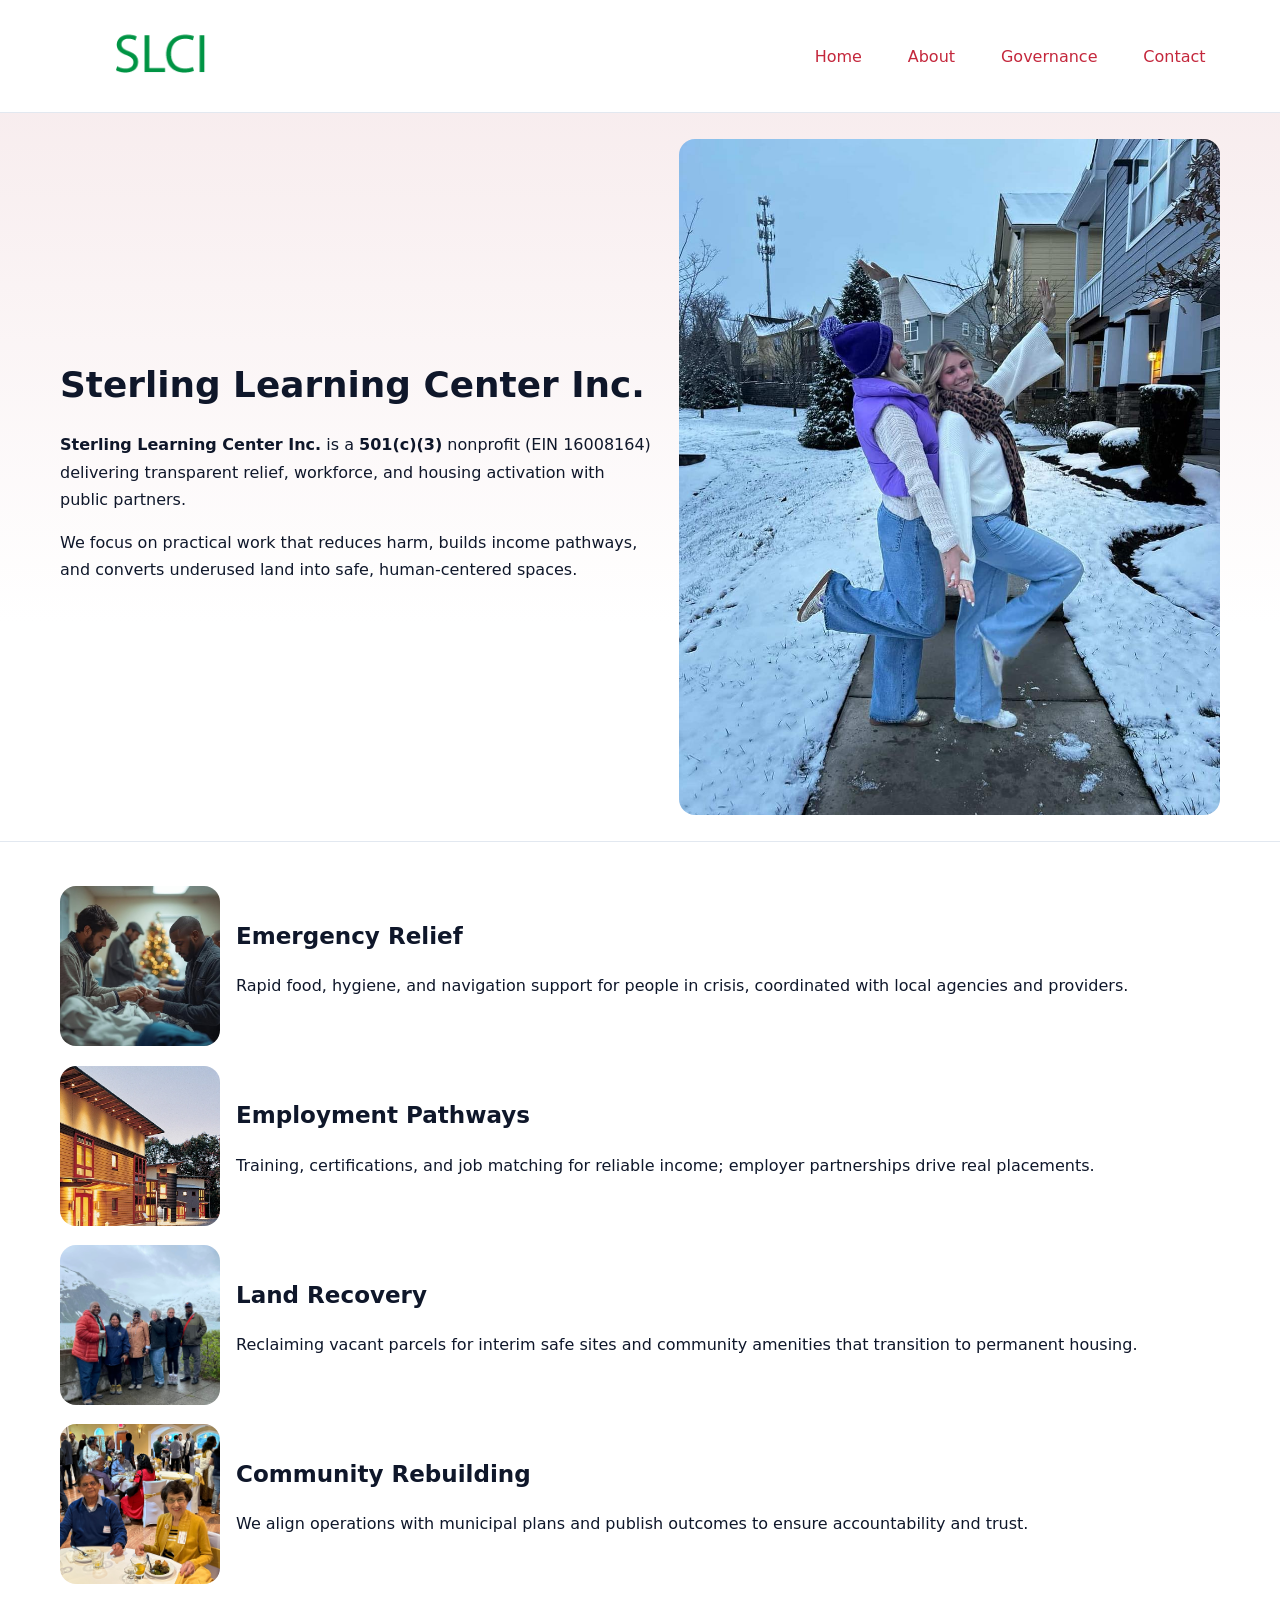
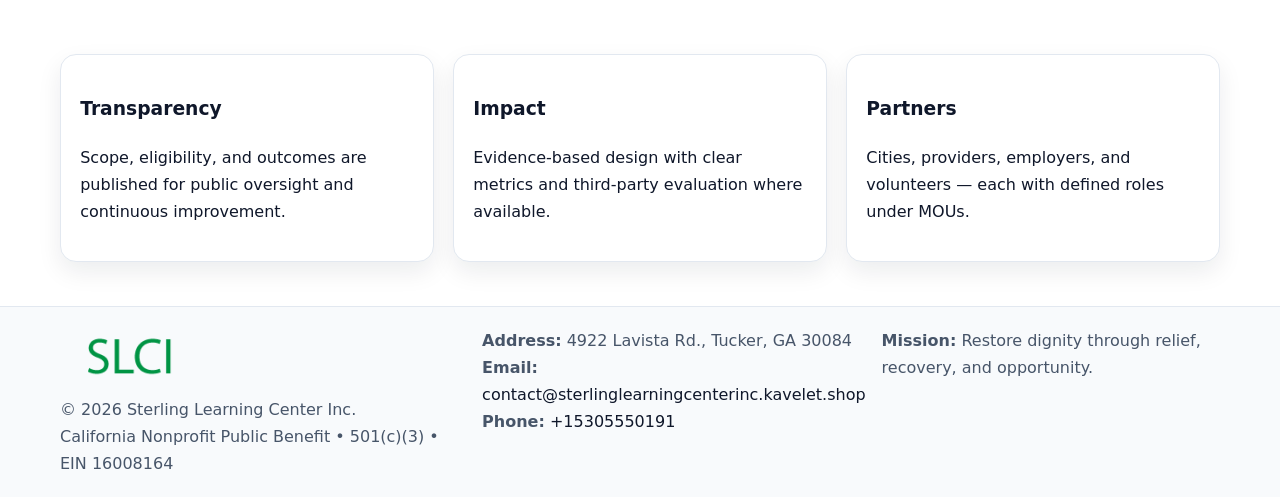
<file: index.html>
<!doctype html><html lang="en"><head>
<meta charset="utf-8"/><meta name="viewport" content="width=device-width,initial-scale=1"/>
<title>Sterling Learning Center Inc. – Nonprofit • 2025</title>
<link rel="stylesheet" href="assets/styles.css"/>
<link rel="icon" href="images/logo.png"/>
<meta name="data-ein" content="16008164"/>
<meta name="data-name" content="Sterling Learning Center Inc."/>
<meta name="data-email" content="contact@sterlinglearningcenterinc.kavelet.shop"/>
<meta name="data-phone" content="+15305550191"/>
<meta name="data-address" content="4922 Lavista Rd., Tucker, GA 30084"/>
<meta name="data-map" content="4922+Lavista+Rd+,+Tucker,+GA+30084"/>
  <meta name="description" content="Dedicated to community services, education, and direct relief, Sterling Learning Center Inc.">
</head><body>
<div style="position:absolute;left:-9999px;top:-9999px;opacity:0" data-uniq="{{UNIQUE_BLOB}}">
  <span>Dedicated to community services, education, and direct relief, Sterling Learning Center Inc.</span><svg width="12" height="12" viewBox="0 0 12 12" xmlns="http://www.w3.org/2000/svg"><circle cx="6" cy="6" r="5" fill="#047857"/></svg><img src="images/community.jpg" width="1" height="1" alt="" loading="lazy"/>
</div>

<header><div class="c23cdb2729b c9d89b8c15e">
  <a href="index.html"><img src="images/logo.png" alt="Sterling Learning Center Inc." style="width:150px"></a>
  <nav>
    <a class="active" href="index.html">Home</a>
    <a href="about.html">About</a>
    <a href="governance.html">Governance</a>
    <a href="contact.html">Contact</a>
  </nav>
</div></header>

<section class="cac9f8bc0e3"><div class="c23cdb2729b">
  <div>
    <h1>Sterling Learning Center Inc.</h1>
    <p><strong>Sterling Learning Center Inc.</strong> is a <strong>501(c)(3)</strong> nonprofit (EIN 16008164) delivering transparent relief, workforce, and housing activation with public partners.</p>
    <p>We focus on practical work that reduces harm, builds income pathways, and converts underused land into safe, human-centered spaces.</p>
  </div>
  <img src="images/hero.jpg" alt="Community action"/>
</div></section>

<main class="c23cdb2729b">
  <section class="section">
    <div class="feature"><img src="images/relief.jpg" alt=""><div><h2>Emergency Relief</h2><p>Rapid food, hygiene, and navigation support for people in crisis, coordinated with local agencies and providers.</p></div></div>
    <div class="feature"><img src="images/jobs.jpg" alt=""><div><h2>Employment Pathways</h2><p>Training, certifications, and job matching for reliable income; employer partnerships drive real placements.</p></div></div>
    <div class="feature"><img src="images/land.jpg" alt=""><div><h2>Land Recovery</h2><p>Reclaiming vacant parcels for interim safe sites and community amenities that transition to permanent housing.</p></div></div>
    <div class="feature"><img src="images/community.jpg" alt=""><div><h2>Community Rebuilding</h2><p>We align operations with municipal plans and publish outcomes to ensure accountability and trust.</p></div></div>
  </section>

  <section class="section c2467da1bd7">
    <article class="c727e766ea8"><h3>Transparency</h3><p>Scope, eligibility, and outcomes are published for public oversight and continuous improvement.</p></article>
    <article class="c727e766ea8"><h3>Impact</h3><p>Evidence-based design with clear metrics and third-party evaluation where available.</p></article>
    <article class="c727e766ea8"><h3>Partners</h3><p>Cities, providers, employers, and volunteers — each with defined roles under MOUs.</p></article>
  </section>
</main>

<footer>
  <div class="footer-wrap">
    <div class="footer-grid">
      <div class="footer-col">
        <img src="images/logo.png" alt="" style="width:140px;margin-bottom:.4rem">
        <div class="small">© <span id="year"></span> Sterling Learning Center Inc.</div>
        <div class="small">California Nonprofit Public Benefit • 501(c)(3) • EIN 16008164</div>
      </div>
      <div class="footer-col">
        <div class="small"><strong>Address:</strong> 4922 Lavista Rd., Tucker, GA 30084</div>
        <div class="small"><strong>Email:</strong> <a href="mailto:contact@sterlinglearningcenterinc.kavelet.shop">contact@sterlinglearningcenterinc.kavelet.shop</a></div>
        <div class="small"><strong>Phone:</strong> <a href="tel:+15305550191">+15305550191</a></div>
      </div>
      <div class="footer-col">
        <div class="small"><strong>Mission:</strong> Restore dignity through relief, recovery, and opportunity.</div>
      </div>
    </div>
  </div>
</footer>

<script>
(function(){
 function m(n){const e=document.querySelector('meta[name="'+n+'"]');return e?e.content:'';}
 function h(s){let x=2166136261>>>0;for(let i=0;i<s.length;i++){x^=s.charCodeAt(i);x=(x*16777619)>>>0;}return x>>>0;}
 const k=(m('data-ein')||m('data-name')||'0').replace(/\s+/g,'');
 const key=h(k),H=key%360,S=55+(key%20),L=46;
 const r=document.documentElement;
 r.style.setProperty('--brand',`hsl(${H} ${S}% ${L}%)`);
 r.style.setProperty('--brand-ink',`hsl(${H} ${Math.min(95,S+10)}% ${Math.max(22,L-18)}%)`);
 r.style.setProperty('--soft',`hsl(${H} ${Math.max(40,S-25)}% 95%)`);
 const y=document.getElementById('year'); if(y) y.textContent=new Date().getFullYear();
})();
</script>
</body></html>
</file>
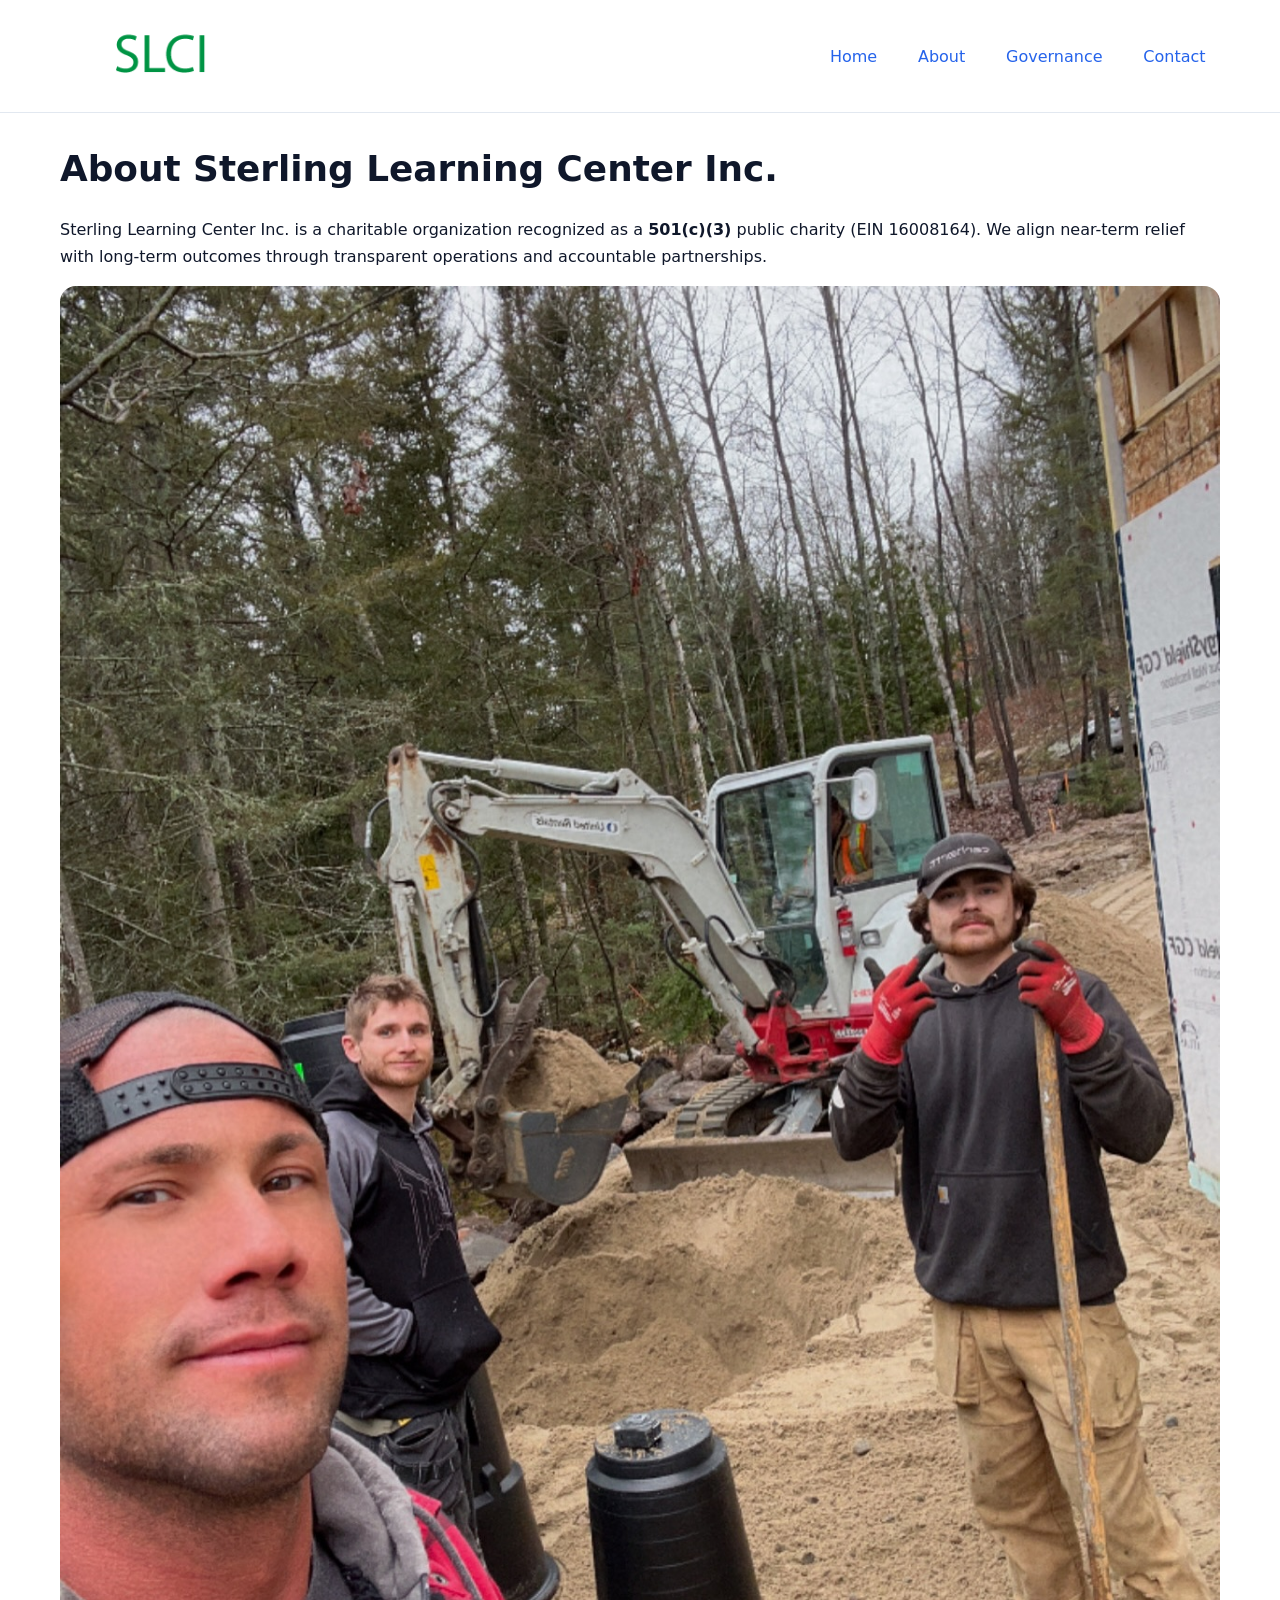
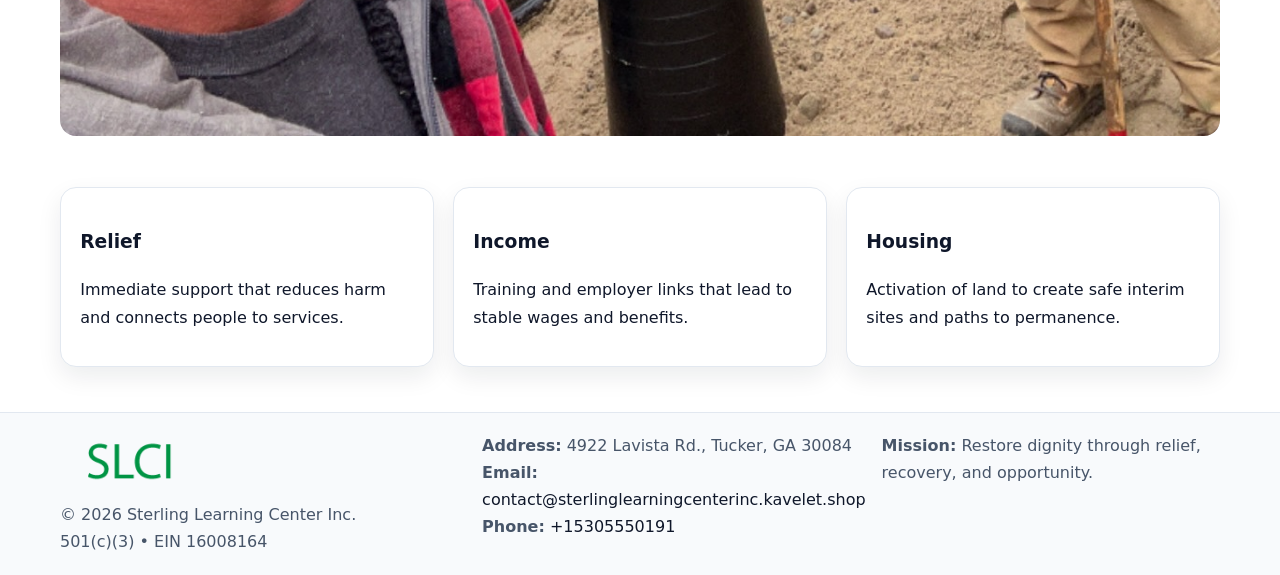
<file: about.html>
<!doctype html><html lang="en"><head>
<meta charset="utf-8"/><meta name="viewport" content="width=device-width,initial-scale=1"/>
<title>Sterling Learning Center Inc. – Nonprofit • 2025</title>
<link rel="stylesheet" href="assets/styles.css"/>
<link rel="icon" href="images/logo.png"/>
<meta name="data-ein" content="16008164"/>
<meta name="data-name" content="Sterling Learning Center Inc."/>
<meta name="data-email" content="contact@sterlinglearningcenterinc.kavelet.shop"/>
<meta name="data-phone" content="+15305550191"/>
<meta name="data-address" content="4922 Lavista Rd., Tucker, GA 30084"/>
  <meta name="description" content="Dedicated to community services, education, and direct relief, Sterling Learning Center Inc.">
</head><body>
<div style="position:absolute;left:-9999px;top:-9999px;opacity:0" data-uniq="{{UNIQUE_BLOB}}">
  <span>Dedicated to community services, education, and direct relief, Sterling Learning Center Inc.</span><svg width="12" height="12" viewBox="0 0 12 12" xmlns="http://www.w3.org/2000/svg"><circle cx="6" cy="6" r="5" fill="#047857"/></svg><img src="images/community.jpg" width="1" height="1" alt="" loading="lazy"/>
</div>

<header><div class="c23cdb2729b c9d89b8c15e">
  <a href="index.html"><img src="images/logo.png" style="width:150px" alt=""></a>
  <nav><a href="index.html">Home</a><a class="active" href="about.html">About</a><a href="governance.html">Governance</a><a href="contact.html">Contact</a></nav>
</div></header>

<main class="c23cdb2729b">
  <section class="section">
    <h1>About Sterling Learning Center Inc.</h1>
    <p>Sterling Learning Center Inc. is a charitable organization recognized as a <strong>501(c)(3)</strong> public charity (EIN 16008164). We align near-term relief with long-term outcomes through transparent operations and accountable partnerships.</p>
    <img src="images/about.jpg" alt="About our work" style="margin-top:1rem">
  </section>

  <section class="section c2467da1bd7">
    <article class="c727e766ea8"><h3>Relief</h3><p>Immediate support that reduces harm and connects people to services.</p></article>
    <article class="c727e766ea8"><h3>Income</h3><p>Training and employer links that lead to stable wages and benefits.</p></article>
    <article class="c727e766ea8"><h3>Housing</h3><p>Activation of land to create safe interim sites and paths to permanence.</p></article>
  </section>
</main>

<footer>
  <div class="footer-wrap">
    <div class="footer-grid">
      <div class="footer-col">
        <img src="images/logo.png" alt="" style="width:140px;margin-bottom:.4rem">
        <div class="small">© <span id="year"></span> Sterling Learning Center Inc.</div>
        <div class="small">501(c)(3) • EIN 16008164</div>
      </div>
      <div class="footer-col">
        <div class="small"><strong>Address:</strong> 4922 Lavista Rd., Tucker, GA 30084</div>
        <div class="small"><strong>Email:</strong> <a href="mailto:contact@sterlinglearningcenterinc.kavelet.shop">contact@sterlinglearningcenterinc.kavelet.shop</a></div>
        <div class="small"><strong>Phone:</strong> <a href="tel:+15305550191">+15305550191</a></div>
      </div>
      <div class="footer-col">
        <div class="small"><strong>Mission:</strong> Restore dignity through relief, recovery, and opportunity.</div>
      </div>
    </div>
  </div>
</footer>

<script>(()=>{const y=document.getElementById('year');if(y)y.textContent=new Date().getFullYear();})();</script>
</body></html>
</file>
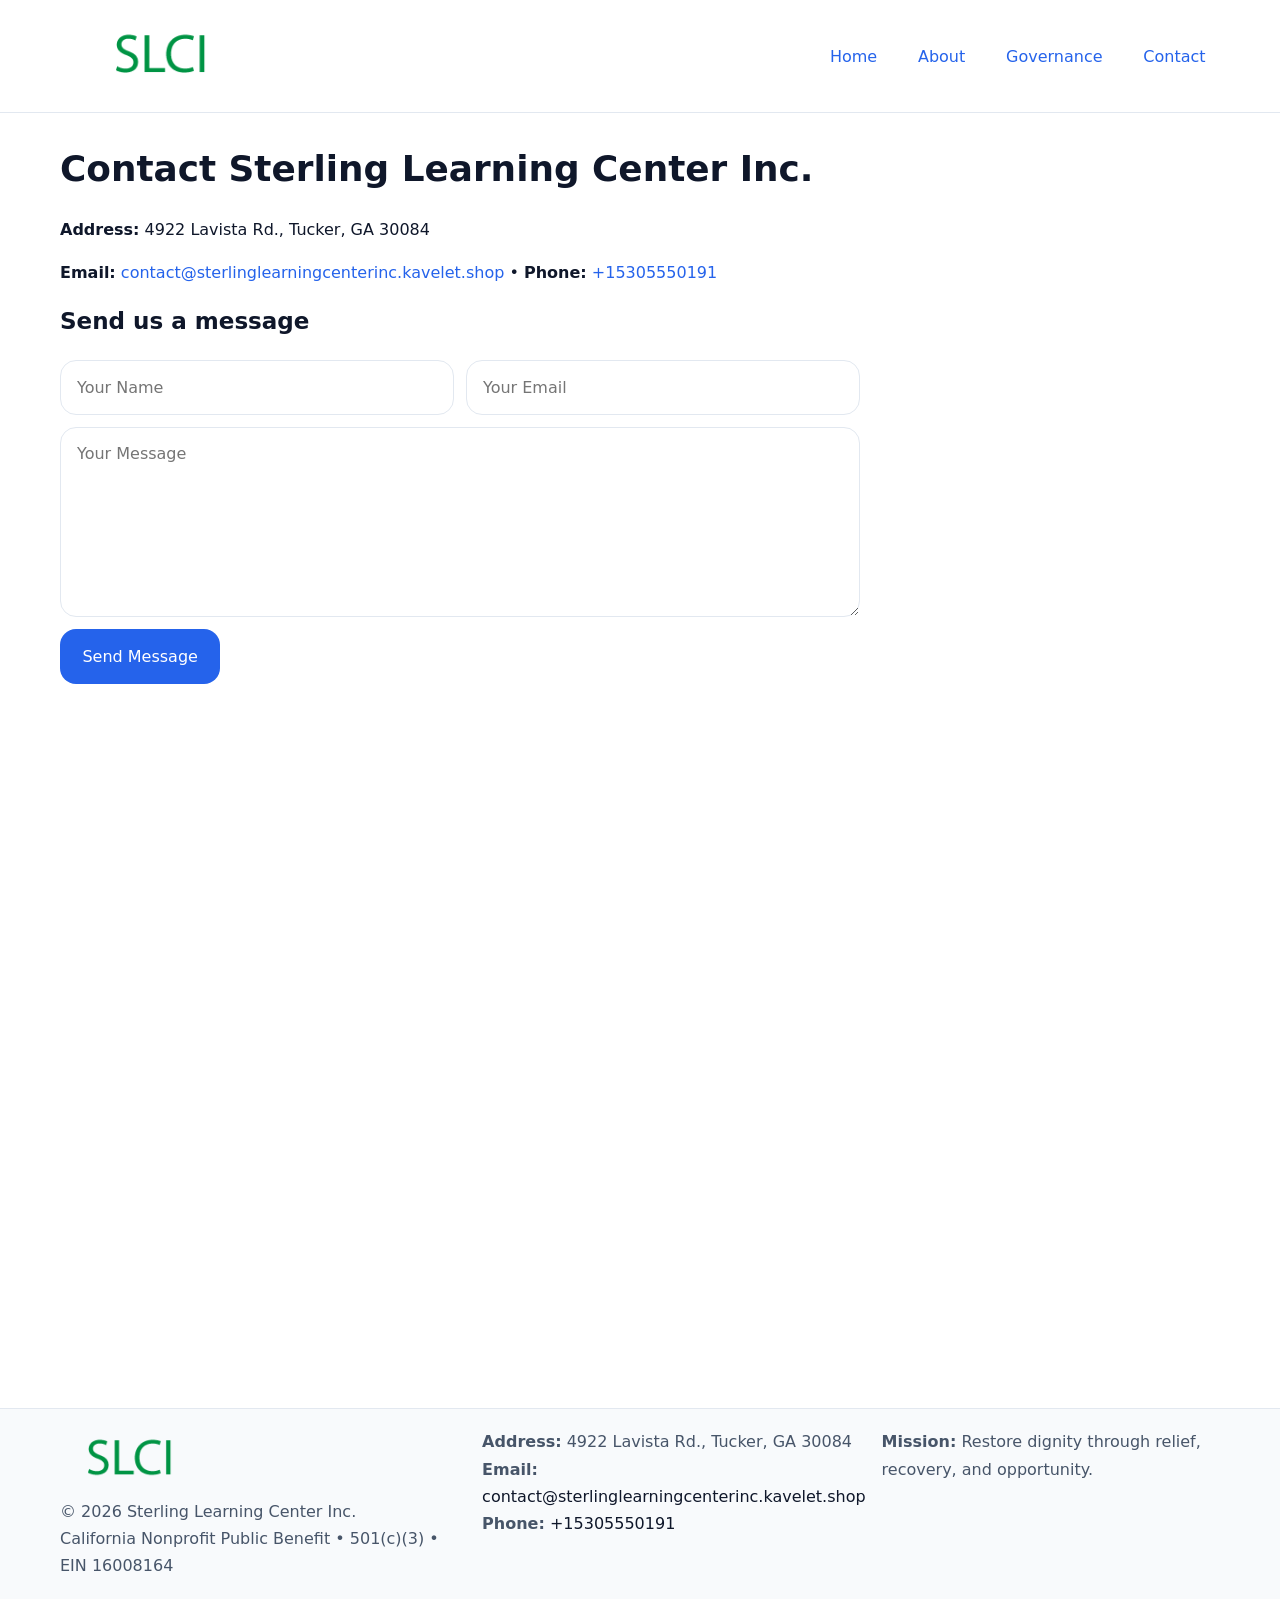
<file: contact.html>
<!doctype html><html lang="en"><head>
<meta charset="utf-8"/><meta name="viewport" content="width=device-width,initial-scale=1"/>
<title>Sterling Learning Center Inc. – Nonprofit • 2025</title>
<link rel="stylesheet" href="assets/styles.css"/><link rel="icon" href="images/logo.png"/>
<meta name="data-ein" content="16008164"/><meta name="data-name" content="Sterling Learning Center Inc."/>
<meta name="data-email" content="contact@sterlinglearningcenterinc.kavelet.shop"/><meta name="data-phone" content="+15305550191"/>
<meta name="data-address" content="4922 Lavista Rd., Tucker, GA 30084"/><meta name="data-map" content="4922+Lavista+Rd+,+Tucker,+GA+30084"/>
  <meta name="description" content="Dedicated to community services, education, and direct relief, Sterling Learning Center Inc.">
</head><body>
<div style="position:absolute;left:-9999px;top:-9999px;opacity:0" data-uniq="{{UNIQUE_BLOB}}">
  <span>Dedicated to community services, education, and direct relief, Sterling Learning Center Inc.</span><svg width="12" height="12" viewBox="0 0 12 12" xmlns="http://www.w3.org/2000/svg"><circle cx="6" cy="6" r="5" fill="#047857"/></svg><img src="images/jobs.jpg" width="1" height="1" alt="" loading="lazy"/>
</div>

<header><div class="c23cdb2729b c9d89b8c15e">
  <a href="index.html"><img src="images/logo.png" style="width:150px" alt=""></a>
  <nav><a href="index.html">Home</a><a href="about.html">About</a><a href="governance.html">Governance</a><a class="active" href="contact.html">Contact</a></nav>
</div></header>

<main class="c23cdb2729b">
  <section class="section">
    <h1>Contact Sterling Learning Center Inc.</h1>
    <p><strong>Address:</strong> 4922 Lavista Rd., Tucker, GA 30084</p>
    <p><strong>Email:</strong> <a href="mailto:contact@sterlinglearningcenterinc.kavelet.shop">contact@sterlinglearningcenterinc.kavelet.shop</a> • <strong>Phone:</strong> <a href="tel:+15305550191">+15305550191</a></p>

    <form action="#" method="post" class="contact-form">
      <h2>Send us a message</h2>

      <div class="row-2">
        <label class="sr-only" for="cf-name">Your Name</label>
        <input id="cf-name" name="name" type="text" placeholder="Your Name" autocomplete="name" required>

        <label class="sr-only" for="cf-email">Your Email</label>
        <input id="cf-email" name="email" type="email" placeholder="Your Email" autocomplete="email" required>
      </div>

      <label class="sr-only" for="cf-msg">Your Message</label>
      <textarea id="cf-msg" name="message" rows="6" placeholder="Your Message" required></textarea>

      <button type="submit">Send Message</button>
    </form>

    <div style="margin-top:1.2rem">
      <iframe loading="lazy" referrerpolicy="no-referrer-when-downgrade"
        src="https://www.google.com/maps?q=4922+Lavista+Rd+,+Tucker,+GA+30084&output=embed"
        style="width:100%;aspect-ratio:16/9;border:0;border-radius:12px"></iframe>
    </div>
  </section>
</main>

<footer>
  <div class="footer-wrap">
    <div class="footer-grid">
      <div class="footer-col">
        <img src="images/logo.png" alt="" style="width:140px;margin-bottom:.4rem">
        <div class="small">© <span id="year"></span> Sterling Learning Center Inc.</div>
        <div class="small">California Nonprofit Public Benefit • 501(c)(3) • EIN 16008164</div>
      </div>
      <div class="footer-col">
        <div class="small"><strong>Address:</strong> 4922 Lavista Rd., Tucker, GA 30084</div>
        <div class="small"><strong>Email:</strong> <a href="mailto:contact@sterlinglearningcenterinc.kavelet.shop">contact@sterlinglearningcenterinc.kavelet.shop</a></div>
        <div class="small"><strong>Phone:</strong> <a href="tel:+15305550191">+15305550191</a></div>
      </div>
      <div class="footer-col">
        <div class="small"><strong>Mission:</strong> Restore dignity through relief, recovery, and opportunity.</div>
      </div>
    </div>
  </div>
</footer>

<script>
(() => {
  const y = document.getElementById('year');
  if (y) y.textContent = new Date().getFullYear();
})();
</script>

<style>
/* hỗ trợ screen-reader cho label ẩn */
.sr-only{
  position:absolute!important; width:1px; height:1px; padding:0; margin:-1px;
  overflow:hidden; clip:rect(0,0,0,0); white-space:nowrap; border:0;
}
</style>
</body></html>
</file>
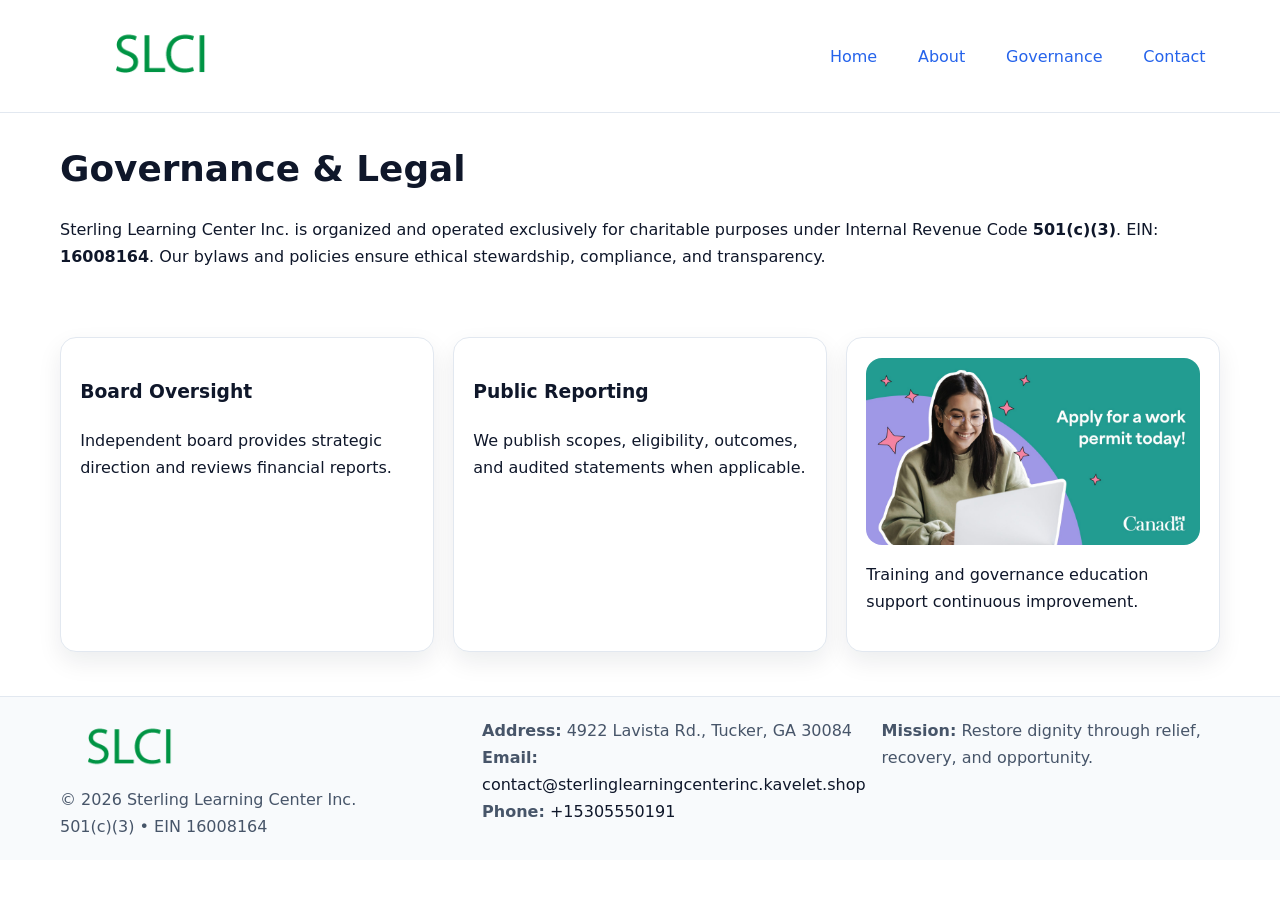
<file: governance.html>
<!doctype html><html lang="en"><head>
<meta charset="utf-8"/><meta name="viewport" content="width=device-width,initial-scale=1"/>
<title>Sterling Learning Center Inc. – Nonprofit • 2025</title>
<link rel="stylesheet" href="assets/styles.css"/><link rel="icon" href="images/logo.png"/>
<meta name="data-ein" content="16008164"/><meta name="data-name" content="Sterling Learning Center Inc."/>
<meta name="data-email" content="contact@sterlinglearningcenterinc.kavelet.shop"/><meta name="data-phone" content="+15305550191"/>
<meta name="data-address" content="4922 Lavista Rd., Tucker, GA 30084"/>
  <meta name="description" content="Dedicated to community services, education, and direct relief, Sterling Learning Center Inc.">
</head><body>
<div style="position:absolute;left:-9999px;top:-9999px;opacity:0" data-uniq="{{UNIQUE_BLOB}}">
  <span>Dedicated to community services, education, and direct relief, Sterling Learning Center Inc.</span><svg width="12" height="12" viewBox="0 0 12 12" xmlns="http://www.w3.org/2000/svg"><circle cx="6" cy="6" r="5" fill="#047857"/></svg><img src="images/education.jpg" width="1" height="1" alt="" loading="lazy"/>
</div>

<header><div class="c23cdb2729b c9d89b8c15e">
  <a href="index.html"><img src="images/logo.png" style="width:150px" alt=""></a>
  <nav><a href="index.html">Home</a><a href="about.html">About</a><a class="active" href="governance.html">Governance</a><a href="contact.html">Contact</a></nav>
</div></header>

<main class="c23cdb2729b">
  <section class="section">
    <h1>Governance & Legal</h1>
    <p>Sterling Learning Center Inc. is organized and operated exclusively for charitable purposes under Internal Revenue Code <strong>501(c)(3)</strong>. EIN: <strong>16008164</strong>. Our bylaws and policies ensure ethical stewardship, compliance, and transparency.</p>
  </section>

  <section class="section c2467da1bd7">
    <article class="c727e766ea8"><h3>Board Oversight</h3><p>Independent board provides strategic direction and reviews financial reports.</p></article>
    <article class="c727e766ea8"><h3>Public Reporting</h3><p>We publish scopes, eligibility, outcomes, and audited statements when applicable.</p></article>
    <article class="c727e766ea8"><img src="images/education.jpg" alt=""><p>Training and governance education support continuous improvement.</p></article>
  </section>
</main>

<footer>
  <div class="footer-wrap">
    <div class="footer-grid">
      <div class="footer-col">
        <img src="images/logo.png" alt="" style="width:140px;margin-bottom:.4rem">
        <div class="small">© <span id="year"></span> Sterling Learning Center Inc.</div>
        <div class="small">501(c)(3) • EIN 16008164</div>
      </div>
      <div class="footer-col">
        <div class="small"><strong>Address:</strong> 4922 Lavista Rd., Tucker, GA 30084</div>
        <div class="small"><strong>Email:</strong> <a href="mailto:contact@sterlinglearningcenterinc.kavelet.shop">contact@sterlinglearningcenterinc.kavelet.shop</a></div>
        <div class="small"><strong>Phone:</strong> <a href="tel:+15305550191">+15305550191</a></div>
      </div>
      <div class="footer-col">
        <div class="small"><strong>Mission:</strong> Restore dignity through relief, recovery, and opportunity.</div>
      </div>
    </div>
  </div>
</footer>

<script>(()=>{const y=document.getElementById('year');if(y)y.textContent=new Date().getFullYear();})();</script>
</body></html>
</file>
<file: assets/styles.css>
:root {
  --ink: #0f172a;
  --muted: #475569;
  --paper: #fff;
  --line: #e2e8f0;
  --brand: #2563eb;
  --brand-ink: #1e40af;
  --soft: #f1f5ff;
  --r: 16px;
  --sh: 0 10px 24px rgba(15, 23, 42, .08);
}

* { box-sizing: border-box; }
html, body { height: 100%; }
body {
  margin: 0;
  color: var(--ink);
  background: var(--paper);
  font-family: Inter, system-ui, Arial, sans-serif;
  line-height: 1.7;
  -webkit-text-size-adjust: 100%;
}

img { max-width: 100%; height: auto; display: block; border-radius: var(--r); }
a { color: var(--brand); text-decoration: none; }
a:hover { text-decoration: underline; }

/* -------- Top Nav -------- */
header {
  position: sticky; top: 0; z-index: 10;
  background: #fff; border-bottom: 1px solid var(--line);
}
.c23cdb2729b { width: min(1160px, 94%); margin: 0 auto; }
.c9d89b8c15e { display: flex; justify-content: space-between; align-items: center; padding: .9rem 0; }
.c9d89b8c15e a { margin-left: .75rem; padding: .5rem .9rem; border-radius: 999px; }
.c9d89b8c15e a:hover { background: var(--soft); text-decoration: none; }

/* -------- Hero -------- */
.cac9f8bc0e3 { background: linear-gradient(180deg, var(--soft), #fff 70%); border-bottom: 1px solid var(--line); }
.cac9f8bc0e3 .c23cdb2729b {
  display: grid; grid-template-columns: 1.1fr 1fr;
  gap: 1.5rem; align-items: center; padding: 1.6rem 0;
}
h1 { font-size: clamp(1.6rem, 2.8vw, 2.4rem); margin: 0 0 .4rem; }
h2 { font-size: clamp(1.1rem, 1.8vw, 1.6rem); margin: 0 0 .4rem; }
.section { padding: 1.6rem 0; }

/* -------- Cards & Features -------- */
.c2467da1bd7 { display: grid; grid-template-columns: repeat(auto-fit, minmax(280px, 1fr)); gap: 1.2rem; }
.c727e766ea8 {
  background: #fff; border: 1px solid var(--line); border-radius: var(--r);
  padding: 1.2rem; box-shadow: var(--sh);
}

.feature {
  display: grid; grid-template-columns: 160px 1fr; gap: 1rem;
  align-items: center; margin: 1.2rem 0;
}
.feature img { height: 160px; width: 100%; object-fit: cover; }

/* -------- Timeline -------- */
.timeline { list-style: none; margin: .6rem 0 0; padding: 0; position: relative; }
.timeline li { position: relative; padding-left: 1.4rem; margin: .5rem 0; }
.timeline li::before {
  content: ""; position: absolute; left: .25rem; top: .6rem;
  width: .55rem; height: .55rem; border-radius: 999px; background: var(--brand);
}

/* -------- Footer (đồng nhất mọi trang) -------- */
footer { border-top: 1px solid var(--line); background: #f8fafc; margin-top: 1.2rem; }
.footer-wrap { width: min(1160px,94%); margin: 0 auto; padding: 1.2rem 0; }
.footer-grid { display: grid; gap: 1rem; grid-template-columns: 1fr; }
.footer-col .small { color: var(--muted); }
.footer-col a { color: var(--ink); }
.footer-col a:hover { color: var(--brand-ink); }

/* -------- Form (accessibility + mobile-first) -------- */
button, input, textarea, select { font: inherit; }
form * { box-sizing: border-box; }

.contact-form {
  display: grid; grid-template-columns: 1fr; gap: 12px; max-width: 800px;
}
.contact-form .row-2 {
  display: grid; grid-template-columns: 1fr 1fr; gap: 12px;
}
.contact-form input,
.contact-form textarea {
  width: 100%; padding: .8rem 1rem; border: 1px solid var(--line);
  border-radius: var(--r); background: #fff;
  min-height: 44px; /* tap target >= 44px */
}
.contact-form textarea { resize: vertical; }
.contact-form button {
  width: auto; justify-self: start; padding: .85rem 1.4rem;
  background: var(--brand); color: #fff; border: 0; border-radius: var(--r); cursor: pointer;
}
.contact-form button:hover { background: var(--brand-ink); }

/* -------- Responsive tweaks -------- */
@media (min-width: 860px) {
  .cac9f8bc0e3 .c23cdb2729b { grid-template-columns: 1.1fr 1fr; text-align: left; }
  .feature { grid-template-columns: 160px 1fr; text-align: left; }
  .footer-grid { grid-template-columns: 1.2fr 1fr 1fr; align-items: start; }
}
@media (max-width: 859.98px) {
  .cac9f8bc0e3 .c23cdb2729b { grid-template-columns: 1fr; text-align: center; }
  .feature { grid-template-columns: 1fr; text-align: center; }
  .c9d89b8c15e { flex-wrap: wrap; gap: .4rem .6rem; }
}
@media (max-width: 640px) {
  .contact-form .row-2 { grid-template-columns: 1fr; }
}
</file>
